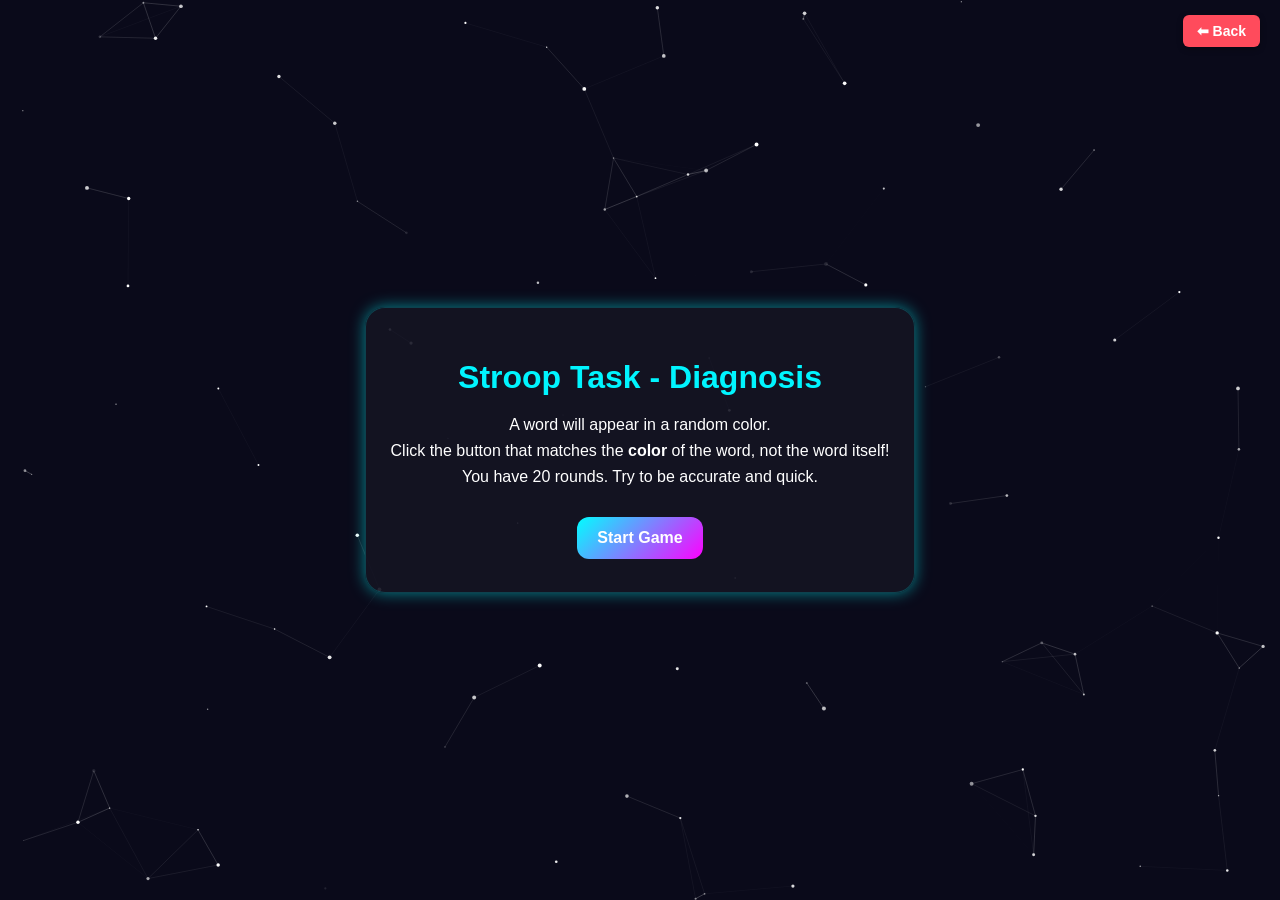
<file: frontend/diagnosis-stroop/index.html>
<!DOCTYPE html>
<html lang="en">
<head>
  <meta charset="UTF-8">
  <meta name="viewport" content="width=device-width, initial-scale=1.0">
  <title>Stroop Task Game - Diagnosis</title>
  <link rel="stylesheet" href="style.css">
</head>
<body>
  <!-- **** FIX: Back button moved outside the main container **** -->
  <button class="back-btn" onclick="window.location.href='../dashboard/index.html'">⬅ Back</button>

  <div class="container">
    <!-- Instructions -->
    <div id="instructions" class="card">
      <h2>Stroop Task - Diagnosis</h2>
      <p>
        A word will appear in a random color.  
        <br>Click the button that matches the <strong>color</strong> of the word, not the word itself!  
        <br>You have 20 rounds. Try to be accurate and quick.  
      </p>
      <button class="start-btn">Start Game</button>
    </div>

    <!-- Game Area -->
    <div id="game" class="hidden">
      <h2 id="word-display">READY?</h2>
      <div class="btn-group" id="color-options"></div>
    </div>

    <!-- Results -->
    <div id="results" class="card hidden">
      <h2 id="performance-msg">Good Job!</h2>
      <p id="metrics"></p>
      <div class="modal-controls">
        <button class="start-btn" id="play-again-btn">Play Again</button>
        <a href="../dashboard/diagnosis_report.html" class="start-btn" id="view-report-btn">View Report</a>
      </div>
    </div>
  </div>

  <canvas id="bg-canvas"></canvas>
  <script src="script.js"></script>
</body>
</html>
</file>
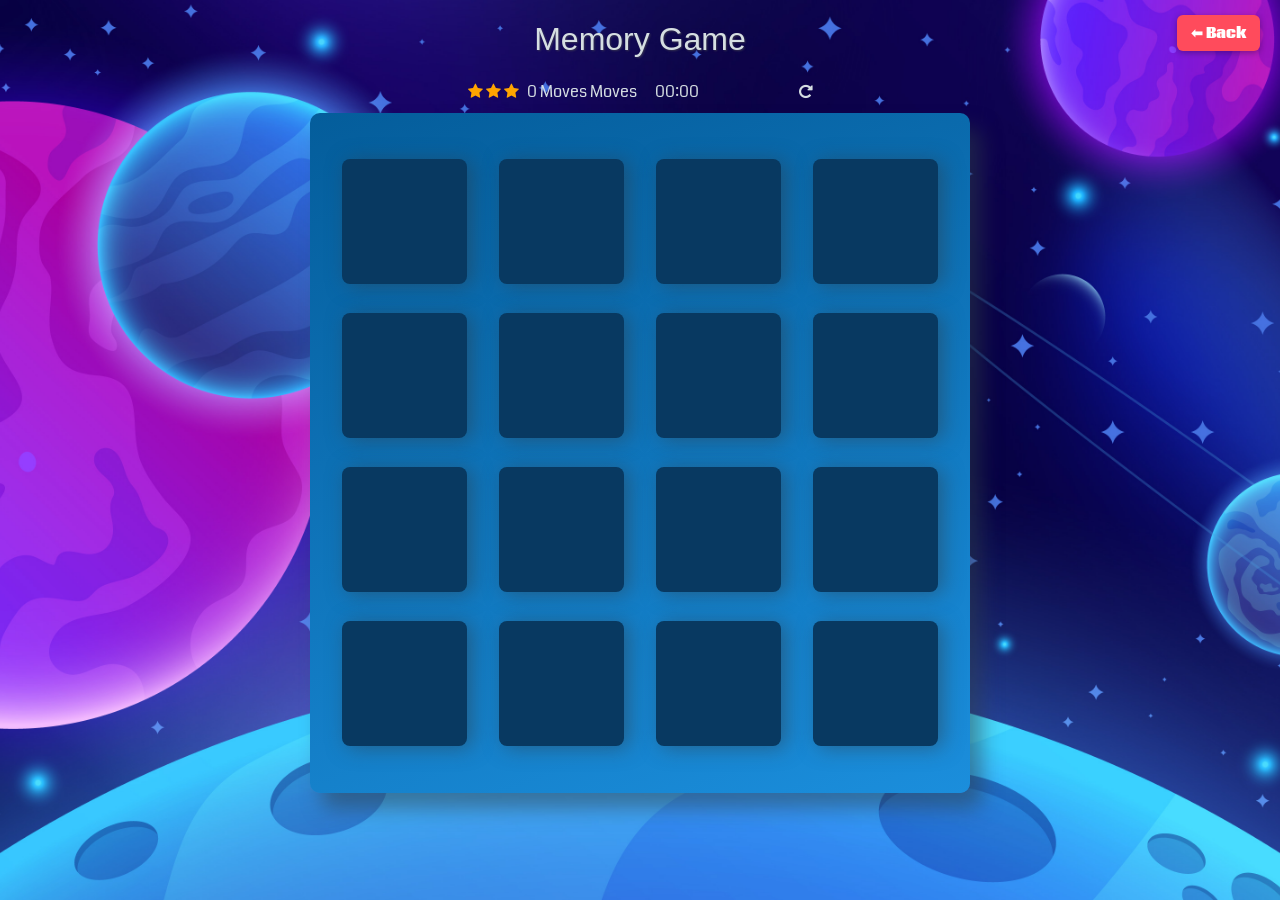
<file: frontend/memory-game-master/index.html>
<!doctype html>
<html lang="en">
<head>
    <meta charset="utf-8">
    <title>Memory Game</title>
    <meta name="description" content="">
    <link rel="stylesheet prefetch" href="https://maxcdn.bootstrapcdn.com/font-awesome/4.6.1/css/font-awesome.min.css">
    <link rel="stylesheet prefetch" href="https://fonts.googleapis.com/css?family=Coda">
    <link rel="stylesheet" href="css/app.css">
</head>
<body>
    <a href="../dashboard/index.html" class="back-btn">⬅ Back</a>

    <div class="container">
        <header>
            <h1>Memory Game</h1>
        </header>

        <section class="score-panel">
            <ul class="stars">
                <li><i class="fa fa-star"></i></li>
                <li><i class="fa fa-star"></i></li>
                <li><i class="fa fa-star"></i></li>
            </ul>
            <span class="moves">0</span> Moves
            <div class="timer">
                <span class="min">00</span>:<span class="sec">00</span>
            </div>
            <div class="restart">
                <i class="fa fa-repeat"></i>
            </div>
        </section>

        <ul class="deck"></ul>

        <section class="final-score modal">
            <span class="controls">
                <span class="play-again">Play again</span>
                <i class="fa fa-times close"></i>
            </span>
            <h1>Score</h1>
            <p class="comment"></p>
            <ul class="modal-stars">
                <li><i class="fa fa-star"></i></li>
                <li><i class="fa fa-star"></i></li>
                <li><i class="fa fa-star"></i></li>
            </ul>
            <p>You matched all cards in <span id="total-time">0</span>.</p>

            <div class="metrics">
                <hr>
                <p><strong>Reaction Time</strong> &nbsp; <span id="metric-reaction">0.00 sec avg</span></p>
                <p><strong>Error Rate</strong> &nbsp; <span id="metric-error">0.0%</span></p>
                <p><strong>Focus Score</strong> &nbsp; <span id="metric-focus">0.0%</span></p>
                <p><strong>Accuracy</strong> &nbsp; <span id="metric-accuracy">0.0%</span></p>
                <p><strong>Total Time</strong> &nbsp; <span id="metric-total">0:00</span></p>
            </div>
            
            <!-- **** UPDATED BUTTON **** -->
            <div class="modal-actions">
                <button class="view-report-btn" id="next-game-btn">Next Game</button>
            </div>
            <!-- ======================== -->

        </section>
        <div class="backdrop"></div>
    </div>
    <script src="js/app.js"></script>
</body>
</html>
</file>
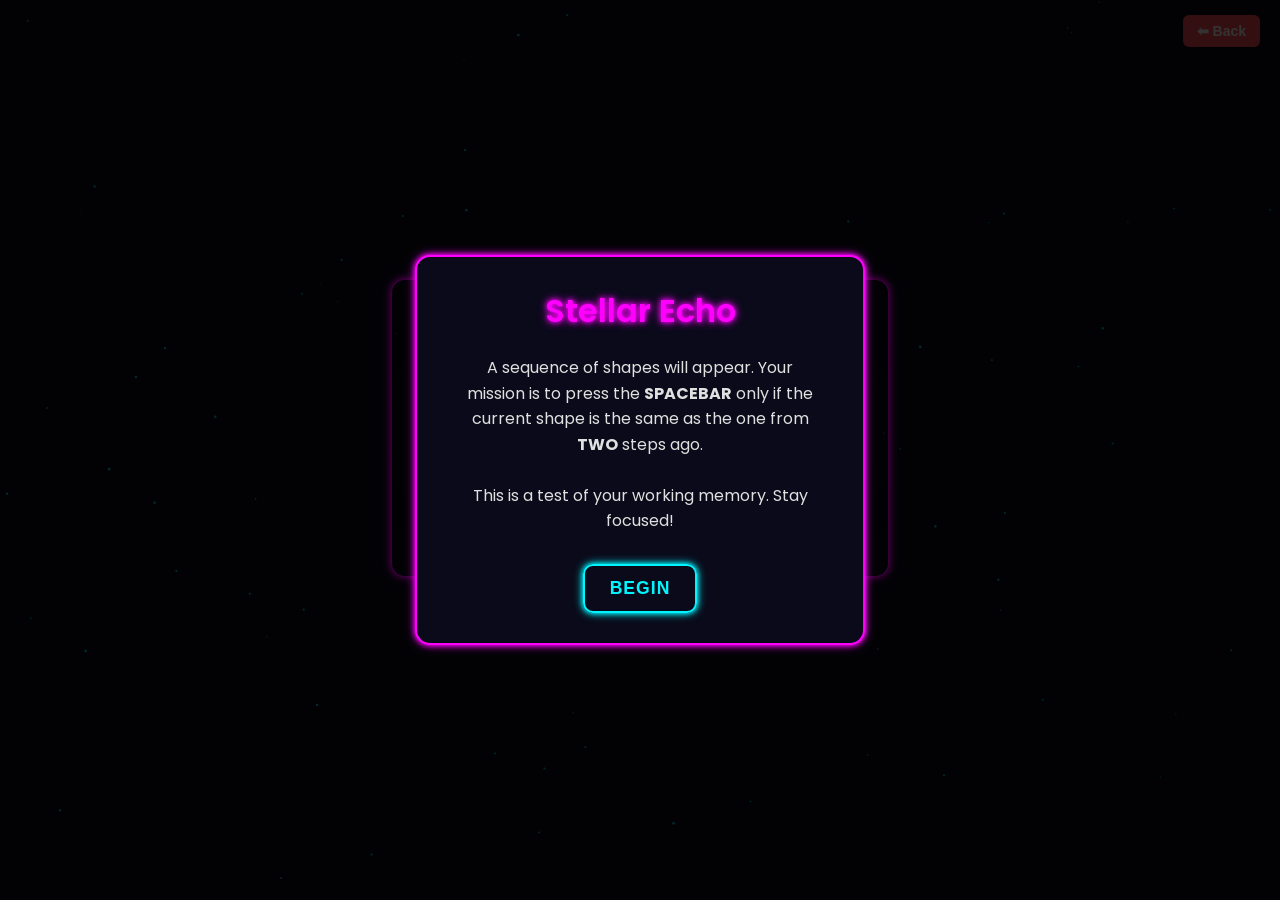
<file: frontend/n-back/index.html>
<!DOCTYPE html>
<html lang="en">
<head>
    <meta charset="UTF-8">
    <meta name="viewport" content="width=device-width, initial-scale=1.0">
    <title>Stellar Echo - N-Back Trainer</title>
    <link rel="stylesheet" href="style.css">
    <link href="https://fonts.googleapis.com/css2?family=Poppins:wght@300;400;600&display=swap" rel="stylesheet">
</head>
<body>
    <!-- Animated background -->
    <canvas id="bg-canvas"></canvas>

    <!-- Back button -->
    <button class="back-btn" onclick="window.location.href='../dashboard/index.html'">⬅ Back</button>

    <!-- Main Game Container -->
    <div class="game-wrapper">
        <div id="game-hud" class="hidden">
            <p id="trial-counter">Trial: 1 / 25</p>
            <div id="feedback-indicator"></div>
        </div>
        <div id="game-area">
            <!-- Shape will appear here -->
            <div id="shape-container"></div>
        </div>
        <div class="controls-info">
            <p>Press the <strong>SPACEBAR</strong> for a match</p>
        </div>
    </div>

    <!-- Instructions Modal -->
    <div class="modal-backdrop" id="instructions-modal">
        <div class="modal-content">
            <h2>Stellar Echo</h2>
            <p class="instructions-text">
                A sequence of shapes will appear. Your mission is to press the <strong>SPACEBAR</strong> only if the current shape is the same as the one from <strong>TWO</strong> steps ago.
                <br><br>
                This is a test of your working memory. Stay focused!
            </p>
            <button class="modal-btn" id="start-btn">Begin</button>
        </div>
    </div>

    <!-- Results Modal -->
    <div class="modal-backdrop hidden" id="results-modal">
        <div class="modal-content">
            <h2 id="performance-msg">Session Complete!</h2>
            <div class="metrics-grid">
                <div class="metric-item">
                    <span class="metric-label">Avg. Reaction Time:</span>
                    <span class="metric-value" id="metric-reaction">0.00s</span>
                </div>
                <div class="metric-item">
                    <span class="metric-label">Overall Error Rate:</span>
                    <span class="metric-value" id="metric-error">0%</span>
                </div>
                 <div class="metric-item">
                    <span class="metric-label">Attention Accuracy:</span>
                    <span class="metric-value" id="metric-accuracy">0%</span>
                </div>
                <div class="metric-item">
                    <span class="metric-label">Impulse Control:</span>
                    <span class="metric-value" id="metric-impulse">0%</span>
                </div>
                 <div class="metric-item">
                    <span class="metric-label">Focus Score:</span>
                    <span class="metric-value" id="metric-focus">0%</span>
                </div>
            </div>
            <!-- Container for buttons -->
            <div class="modal-controls">
                <button class="modal-btn" id="play-again-btn">Play Again</button>
                <!-- Changed "Close" to "View Report" -->
                <a href="../dashboard/improvement_report.html" class="modal-btn" id="view-report-btn">View Report</a>
            </div>
        </div>
    </div>

    <!-- Link to JavaScript file -->
    <script src="script.js"></script>
</body>
</html>
</file>
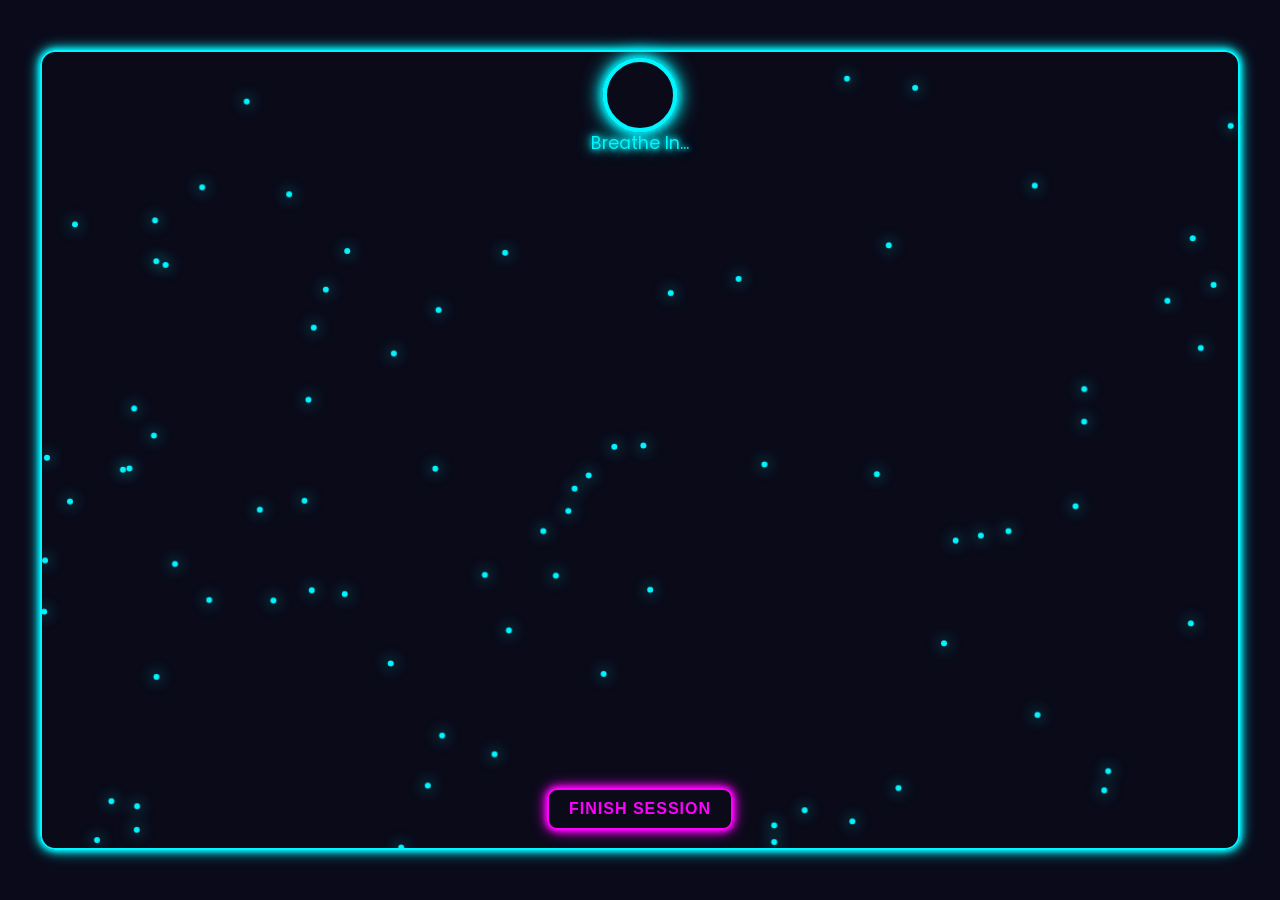
<file: frontend/relax-cosmic/index.html>
<!DOCTYPE html>
<html lang="en">
<head>
    <meta charset="UTF-8">
    <meta name="viewport" content="width=device-width, initial-scale=1.0">
    <title>Cosmic Weaver - A Calming Game</title>
    <link href="https://fonts.googleapis.com/css2?family=Poppins:wght@300;400;600&display=swap" rel="stylesheet">
    <link rel="stylesheet" href="style.css">
</head>
<body>

    <div class="game-container">
        <!-- Breathing Exercise Visual Guide -->
        <div class="breathing-guide">
            <div id="breathing-circle"></div>
            <p id="breathing-text">Breathe In...</p>
        </div>

        <!-- The main game canvas -->
        <canvas id="gameCanvas"></canvas>

        <!-- Controls -->
        <div class="controls">
            <button class="finish-btn" id="finish-btn">Finish Session</button>
        </div>
    </div>

    <!-- Results Modal -->
    <div class="modal-backdrop" id="results-modal">
        <div class="modal-content">
            <h2>Session Complete</h2>
            <div class="metrics-grid">
                <div class="metric-item">
                    <span class="metric-label">Session Duration:</span>
                    <span class="metric-value" id="metric-duration">0:00</span>
                </div>
                <div class="metric-item">
                    <span class="metric-label">Total Connections:</span>
                    <span class="metric-value" id="metric-connections">0</span>
                </div>
                <div class="metric-item">
                    <span class="metric-label">Breathing Cycles:</span>
                    <span class="metric-value" id="metric-breaths">0</span>
                </div>
                 <div class="metric-item">
                    <span class="metric-label">Pacing (sec/connection):</span>
                    <span class="metric-value" id="metric-pacing">0.0</span>
                </div>
            </div>
            <!-- New: Button container for proper layout -->
            <div class="modal-controls">
                <button class="modal-btn" id="restart-btn">Start New Session</button>
                <button class="modal-btn" id="next-game-btn">Next Game</button>
            </div>
        </div>
    </div>

    <script src="script.js"></script>
</body>
</html>
</file>
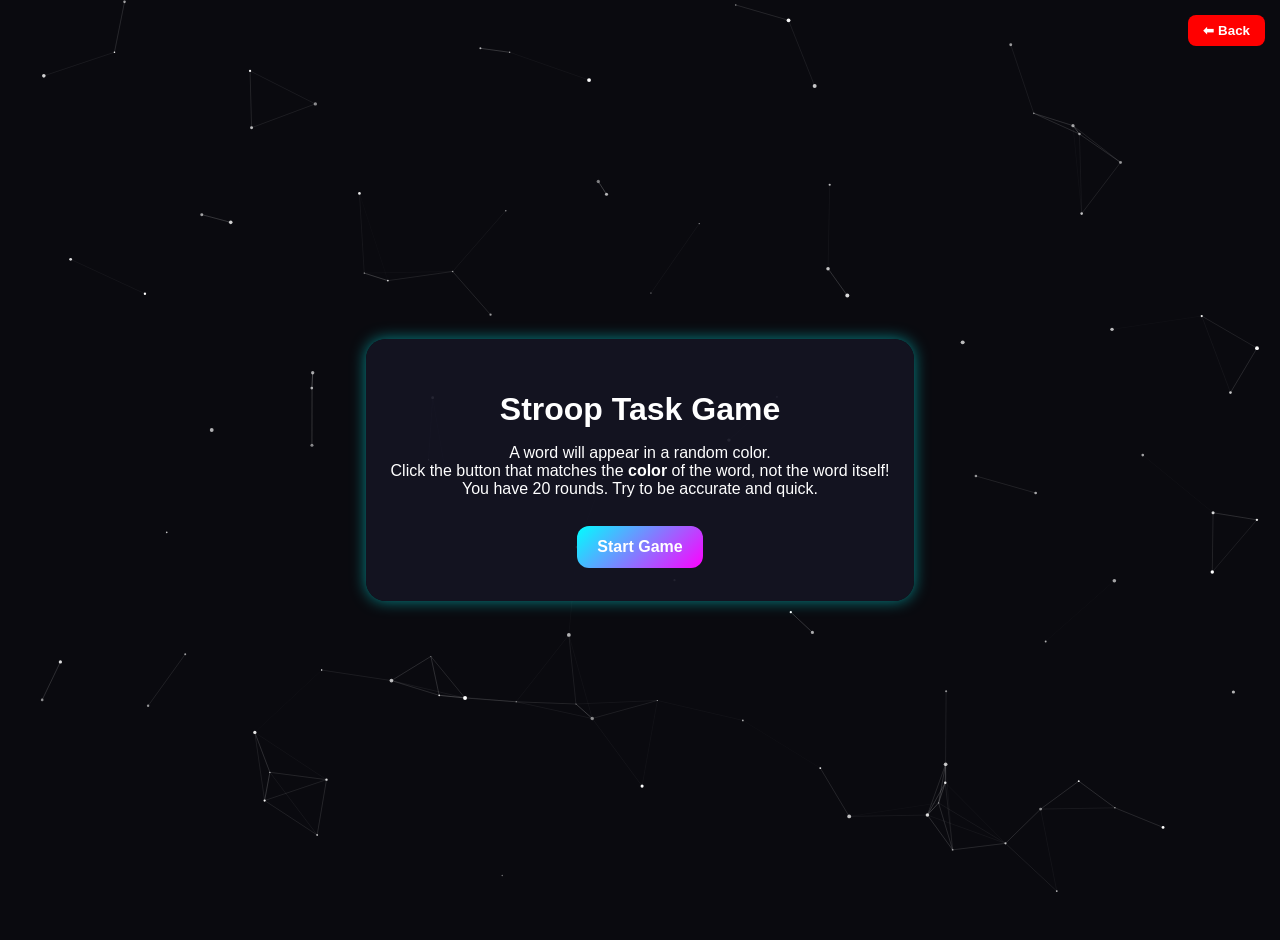
<file: frontend/stroop-game/index.html>
<!DOCTYPE html>
<html lang="en">
<head>
  <meta charset="UTF-8">
  <meta name="viewport" content="width=device-width, initial-scale=1.0">
  <title>Stroop Task Game</title>
  <link rel="stylesheet" href="style.css">
</head>
<body>
  <!-- New: Canvas for the animated background -->
  <canvas id="bg-canvas"></canvas>

  <div class="container">
    <!-- Back button (functionality unchanged) -->
    <button class="back-btn" onclick="window.location.href='../dashboard/index.html'">⬅ Back</button>

    <!-- Instructions (unchanged) -->
    <div id="instructions" class="card">
      <h2>Stroop Task Game</h2>
      <p>
        A word will appear in a random color.  
        <br>Click the button that matches the <strong>color</strong> of the word, not the word itself!  
        <br>You have 20 rounds. Try to be accurate and quick.  
      </p>
      <button class="start-btn" onclick="startGame()">Start Game</button>
    </div>

    <!-- Game Area (unchanged) -->
    <div id="game" class="hidden">
      <h2 id="word-display">READY?</h2>
      <div class="btn-group" id="color-options"></div>
    </div>

    <!-- Results (unchanged) -->
    <div id="results" class="card hidden">
      <h2 id="performance-msg">Good Job!</h2>
      <p id="metrics"></p>
      <button class="start-btn" onclick="startGame()">Play Again</button>
      <!-- Changed class to match "Play Again" button -->
      <button class="start-btn" onclick="goToNextGame()">Next Game</button>
    </div>
  </div>

  <script src="script.js"></script>
</body>
</html>
</file>
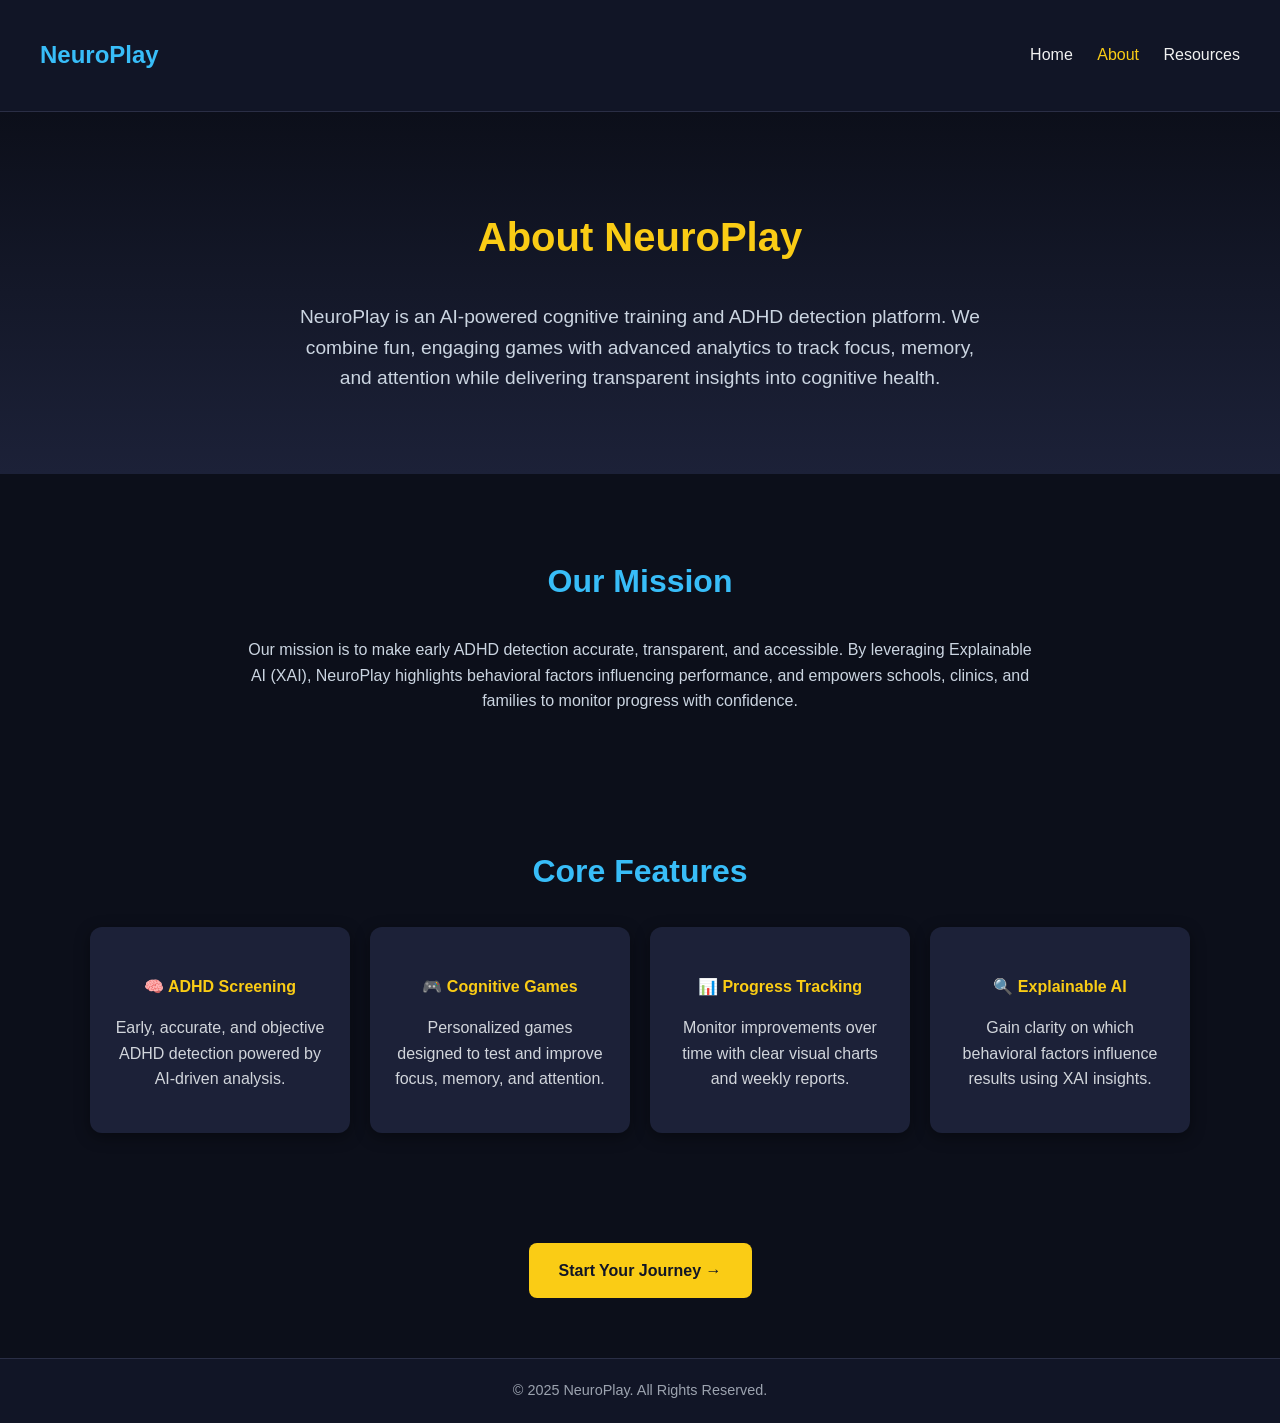
<file: frontend/dashboard/About.html>
<!DOCTYPE html>
<html lang="en">
<head>
  <meta charset="UTF-8">
  <meta name="viewport" content="width=device-width, initial-scale=1.0">
  <title>About | NeuroPlay</title>
  <style>
    body {
      margin: 0;
      font-family: "Segoe UI", Arial, sans-serif;
      background: #0c0f1a url('https://www.transparenttextures.com/patterns/stardust.png');
      color: #f1f1f1;
      line-height: 1.6;
    }

    header {
      background: #111526;
      padding: 20px 40px;
      display: flex;
      justify-content: space-between;
      align-items: center;
      border-bottom: 1px solid #2a2e45;
    }
    header h1 {
      color: #38bdf8;
      font-size: 1.5rem;
    }
    nav a {
      margin-left: 20px;
      text-decoration: none;
      color: #f1f1f1;
      transition: color 0.3s;
    }
    nav a:hover {
      color: #facc15;
    }

    .hero {
      text-align: center;
      padding: 60px 20px;
      background: linear-gradient(180deg, #0c0f1a, #1c2138);
    }
    .hero h2 {
      font-size: 2.5rem;
      color: #facc15;
    }
    .hero p {
      max-width: 700px;
      margin: 20px auto;
      font-size: 1.2rem;
      color: #cbd5e1;
    }

    .section {
      padding: 50px 20px;
      max-width: 1100px;
      margin: auto;
    }
    .section h3 {
      text-align: center;
      margin-bottom: 30px;
      font-size: 2rem;
      color: #38bdf8;
    }

    .features {
      display: grid;
      grid-template-columns: repeat(auto-fit, minmax(250px, 1fr));
      gap: 20px;
    }
    .card {
      background: #1c2138;
      border-radius: 12px;
      padding: 25px;
      text-align: center;
      box-shadow: 0 4px 15px rgba(0,0,0,0.4);
      transition: transform 0.3s;
    }
    .card:hover {
      transform: translateY(-5px);
    }
    .card h4 {
      color: #facc15;
      margin-bottom: 10px;
    }
    .card p {
      color: #d1d5db;
    }

    .cta {
      text-align: center;
      margin: 60px 0;
    }
    .cta a {
      display: inline-block;
      padding: 15px 30px;
      background: #facc15;
      color: #111526;
      font-weight: bold;
      border-radius: 8px;
      text-decoration: none;
      transition: background 0.3s;
    }
    .cta a:hover {
      background: #eab308;
    }

    footer {
      background: #111526;
      text-align: center;
      padding: 20px;
      font-size: 0.9rem;
      border-top: 1px solid #2a2e45;
      color: #9ca3af;
    }
  </style>
</head>
<body>

  <header>
    <h1>NeuroPlay</h1>
    <nav>
      <a href="index.html">Home</a>
      <a href="about.html" style="color:#facc15;">About</a>
      <a href="resources.html">Resources</a>
    </nav>
  </header>

  <section class="hero">
    <h2>About NeuroPlay</h2>
    <p>NeuroPlay is an AI-powered cognitive training and ADHD detection platform. 
       We combine fun, engaging games with advanced analytics to track focus, 
       memory, and attention while delivering transparent insights into cognitive health.</p>
  </section>

  <section class="section">
    <h3>Our Mission</h3>
    <p style="text-align:center; max-width:800px; margin:auto; color:#cbd5e1;">
      Our mission is to make early ADHD detection accurate, transparent, and accessible. 
      By leveraging Explainable AI (XAI), NeuroPlay highlights behavioral factors influencing performance, 
      and empowers schools, clinics, and families to monitor progress with confidence.
    </p>
  </section>

  <section class="section">
    <h3>Core Features</h3>
    <div class="features">
      <div class="card">
        <h4>🧠 ADHD Screening</h4>
        <p>Early, accurate, and objective ADHD detection powered by AI-driven analysis.</p>
      </div>
      <div class="card">
        <h4>🎮 Cognitive Games</h4>
        <p>Personalized games designed to test and improve focus, memory, and attention.</p>
      </div>
      <div class="card">
        <h4>📊 Progress Tracking</h4>
        <p>Monitor improvements over time with clear visual charts and weekly reports.</p>
      </div>
      <div class="card">
        <h4>🔍 Explainable AI</h4>
        <p>Gain clarity on which behavioral factors influence results using XAI insights.</p>
      </div>
    </div>
  </section>

  <div class="cta">
    <a href="../dashboard/index.html">Start Your Journey →</a>
  </div>

  <footer>
    © 2025 NeuroPlay. All Rights Reserved.
  </footer>

</body>
</html>
</file>
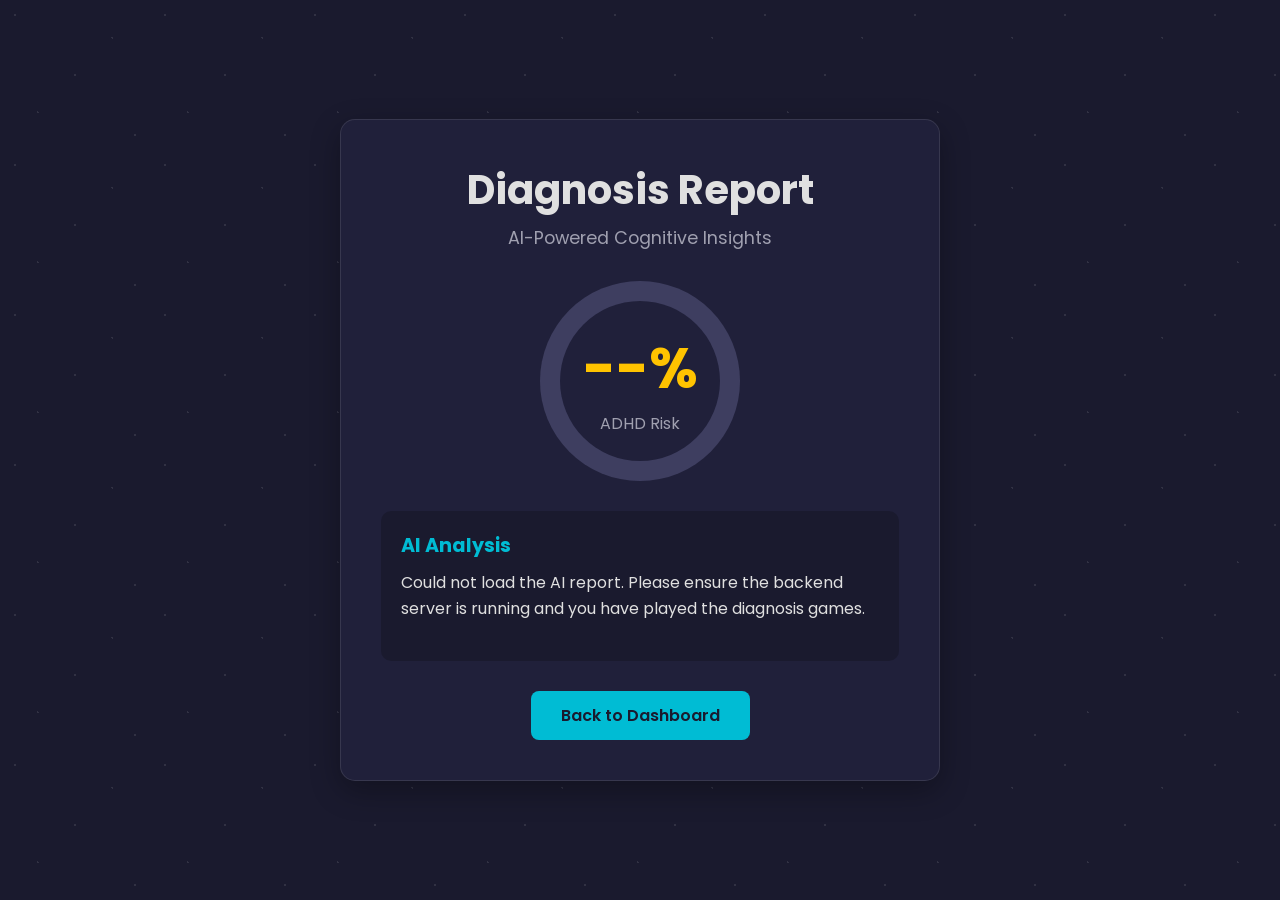
<file: frontend/dashboard/diagnosis_report.html>
<!DOCTYPE html>
<html lang="en">
<head>
    <meta charset="UTF-8">
    <meta name="viewport" content="width=device-width, initial-scale=1.0">
    <title>Diagnosis Report - NeuroPlay</title>
    <link href="https://fonts.googleapis.com/css2?family=Poppins:wght@300;400;600;700&display=swap" rel="stylesheet">
    <style>
        :root {
            --bg-dark: #1a1a2e;
            --bg-panel: #20203a;
            --accent-yellow: #ffc300;
            --accent-blue: #00bcd4;
            --text-light: #e0e0e0;
            --text-muted: #a0a0b0;
            --impact-high: #e74c3c;
            --impact-medium: #f39c12;
            --star-color: rgba(255, 255, 255, 0.1);
        }
        * { box-sizing: border-box; margin: 0; padding: 0; }
        body {
            font-family: 'Poppins', sans-serif;
            background-color: var(--bg-dark);
            background-image: 
                radial-gradient(circle at 10% 10%, var(--star-color) 1px, transparent 1px),
                radial-gradient(circle at 50% 50%, var(--star-color) 1px, transparent 1px),
                radial-gradient(circle at 90% 90%, var(--star-color) 1px, transparent 1px),
                radial-gradient(circle at 25% 75%, var(--star-color) 1px, transparent 1px),
                radial-gradient(circle at 75% 25%, var(--star-color) 1px, transparent 1px);
            background-size: 150px 150px;
            color: var(--text-light);
            display: flex;
            justify-content: center;
            align-items: center;
            min-height: 100vh;
            padding: 20px;
        }
        .report-container {
            background-color: var(--bg-panel);
            border-radius: 15px;
            padding: 40px;
            width: 100%;
            max-width: 600px;
            box-shadow: 0 10px 30px rgba(0, 0, 0, 0.3);
            border: 1px solid rgba(255, 255, 255, 0.1);
            text-align: center;
            animation: fadeIn 0.6s ease-out;
        }
        @keyframes fadeIn {
            from { opacity: 0; transform: translateY(20px); }
            to { opacity: 1; transform: translateY(0); }
        }
        .report-header h1 { font-size: 2.5rem; font-weight: 700; color: var(--text-light); margin-bottom: 5px; }
        .report-header p { font-size: 1.1rem; color: var(--text-muted); margin-bottom: 30px; }
        .report-circle { width: 200px; height: 200px; margin: 0 auto 30px; border-radius: 50%; display: flex; justify-content: center; align-items: center; background: conic-gradient(var(--accent-yellow) 0%, #3e3e60 0%); position: relative; }
        .circle-inner { width: 160px; height: 160px; background-color: var(--bg-panel); border-radius: 50%; display: flex; justify-content: center; align-items: center; flex-direction: column; }
        #risk-percentage { font-size: 3.5rem; font-weight: 700; color: var(--accent-yellow); }
        .circle-inner span:last-child { font-size: 1rem; color: var(--text-muted); }
        .explanation-panel { background-color: rgba(0, 0, 0, 0.2); padding: 20px; border-radius: 10px; margin-bottom: 30px; }
        .explanation-panel h2 { font-size: 1.2rem; color: var(--accent-blue); margin-bottom: 10px; text-align: left; }
        #explanation-text { color: var(--text-light); font-size: 1rem; line-height: 1.6; text-align: left; }
        #key-factors-list { list-style: none; padding: 0; margin-top: 20px; }
        #key-factors-list li { background-color: rgba(0, 0, 0, 0.2); padding: 15px; border-radius: 8px; display: flex; justify-content: space-between; align-items: center; margin-bottom: 10px; font-size: 0.9rem; }
        .factor-metric { font-weight: 600; }
        .factor-impact { padding: 5px 10px; border-radius: 5px; font-weight: 700; font-size: 0.8rem; color: #fff; }
        .factor-impact.High { background-color: var(--impact-high); }
        .factor-impact.Medium { background-color: var(--impact-medium); }
        .dashboard-btn { display: inline-block; background-color: var(--accent-blue); color: var(--bg-dark); padding: 12px 30px; border-radius: 8px; text-decoration: none; font-weight: 600; font-size: 1rem; transition: transform 0.2s, background-color 0.2s; }
        .dashboard-btn:hover { transform: scale(1.05); background-color: #33e5ff; }
    </style>
</head>
<body>
    <div class="report-container">
        <header class="report-header">
            <h1>Diagnosis Report</h1>
            <p>AI-Powered Cognitive Insights</p>
        </header>

        <div id="report-circle" class="report-circle">
            <div class="circle-inner">
                <span id="risk-percentage">--%</span>
                <span>ADHD Risk</span>
            </div>
        </div>

        <div class="explanation-panel">
            <h2>AI Analysis</h2>
            <p id="explanation-text">Fetching your results from the AI model...</p>
            <ul id="key-factors-list">
                <!-- Key factors will be generated here by JS -->
            </ul>
        </div>
        
        <a href="index.html" class="dashboard-btn">Back to Dashboard</a>
    </div>

    <script>
        document.addEventListener('DOMContentLoaded', () => {
            
            // This function fetches the live data from our backend
            async function fetchDiagnosisReport() {
                const userId = "test_user_01"; // Our hard-coded user
                // Construct the full API URL
                const apiUrl = `http://127.0.0.1:8000/get_report/${userId}?report_type=diagnosis`;

                try {
                    const response = await fetch(apiUrl);
                    if (!response.ok) {
                        throw new Error(`HTTP error! status: ${response.status}`);
                    }
                    const data = await response.json();
                    
                    // Once we get the data, update the page
                    updatePage(data);

                } catch (error) {
                    console.error("Failed to fetch diagnosis report:", error);
                    // Display an error message on the page
                    document.getElementById('explanation-text').textContent = "Could not load the AI report. Please ensure the backend server is running and you have played the diagnosis games.";
                }
            }

            // This function populates the page with the data received from the API.
            function updatePage(data) {
                const percentage = Math.round(data.adhd_risk_percent);
                
                // Update Circular Graph
                const circle = document.getElementById('report-circle');
                const percentageText = document.getElementById('risk-percentage');
                
                percentageText.textContent = `${percentage}%`;
                circle.style.background = `conic-gradient(var(--accent-yellow) ${percentage}%, #3e3e60 ${percentage}%)`;
                
                // Update Explanation Text
                document.getElementById('explanation-text').textContent = data.explanation;

                // Update Key Factors List
                const factorsList = document.getElementById('key-factors-list');
                factorsList.innerHTML = ''; 

                if (data.key_factors && data.key_factors.length > 0) {
                    data.key_factors.forEach(factor => {
                        const li = document.createElement('li');
                        li.innerHTML = `
                            <span class="factor-metric">${factor.metric}</span>
                            <span class="factor-impact ${factor.impact}">${factor.impact}</span>
                        `;
                        factorsList.appendChild(li);
                    });
                }
            }

            // Call the fetch function when the page loads
            fetchDiagnosisReport();
        });
    </script>
</body>
</html>
</file>
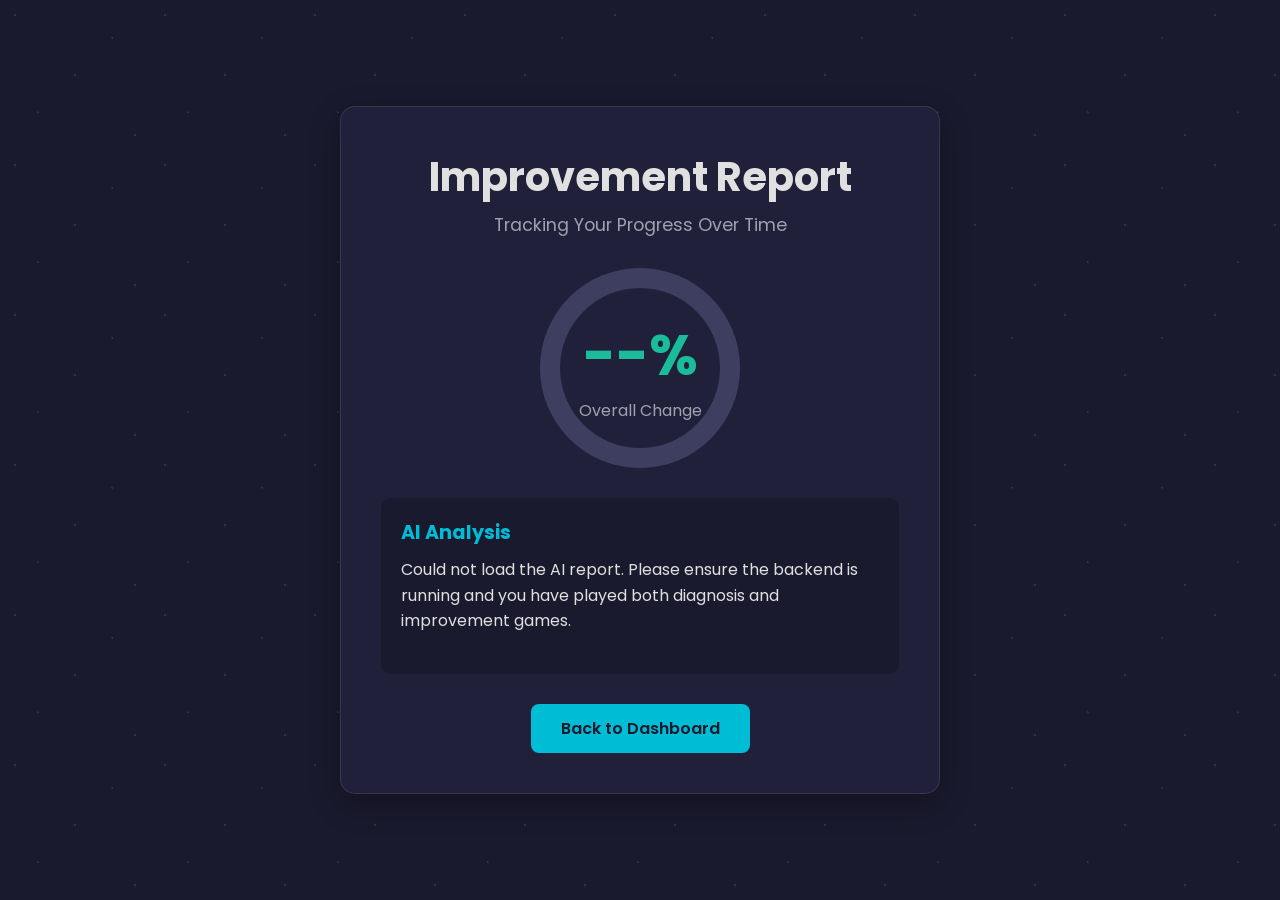
<file: frontend/dashboard/improvement_report.html>
<!DOCTYPE html>
<html lang="en">
<head>
    <meta charset="UTF-8">
    <meta name="viewport" content="width=device-width, initial-scale=1.0">
    <title>Improvement Report - NeuroPlay</title>
    <link href="https://fonts.googleapis.com/css2?family=Poppins:wght@300;400;600;700&display=swap" rel="stylesheet">
    <style>
        :root {
            --bg-dark: #1a1a2e;
            --bg-panel: #20203a;
            --accent-green: #1abc9c; /* Improvement color */
            --accent-blue: #00bcd4;
            --text-light: #e0e0e0;
            --text-muted: #a0a0b0;
            --change-positive: #4caf50;
            --change-negative: #e74c3c;
            --star-color: rgba(255, 255, 255, 0.1);
        }
        * { box-sizing: border-box; margin: 0; padding: 0; }
        body {
            font-family: 'Poppins', sans-serif;
            background-color: var(--bg-dark);
            background-image: 
                radial-gradient(circle at 10% 10%, var(--star-color) 1px, transparent 1px),
                radial-gradient(circle at 50% 50%, var(--star-color) 1px, transparent 1px),
                radial-gradient(circle at 90% 90%, var(--star-color) 1px, transparent 1px),
                radial-gradient(circle at 25% 75%, var(--star-color) 1px, transparent 1px),
                radial-gradient(circle at 75% 25%, var(--star-color) 1px, transparent 1px);
            background-size: 150px 150px;
            color: var(--text-light);
            display: flex;
            justify-content: center;
            align-items: center;
            min-height: 100vh;
            padding: 20px;
        }
        .report-container {
            background-color: var(--bg-panel);
            border-radius: 15px;
            padding: 40px;
            width: 100%;
            max-width: 600px;
            box-shadow: 0 10px 30px rgba(0, 0, 0, 0.3);
            border: 1px solid rgba(255, 255, 255, 0.1);
            text-align: center;
            animation: fadeIn 0.6s ease-out;
        }
        @keyframes fadeIn {
            from { opacity: 0; transform: translateY(20px); }
            to { opacity: 1; transform: translateY(0); }
        }
        .report-header h1 { font-size: 2.5rem; font-weight: 700; color: var(--text-light); margin-bottom: 5px; }
        .report-header p { font-size: 1.1rem; color: var(--text-muted); margin-bottom: 30px; }
        .report-circle { width: 200px; height: 200px; margin: 0 auto 30px; border-radius: 50%; display: flex; justify-content: center; align-items: center; background: conic-gradient(var(--accent-green) 0%, #3e3e60 0%); position: relative; }
        .circle-inner { width: 160px; height: 160px; background-color: var(--bg-panel); border-radius: 50%; display: flex; justify-content: center; align-items: center; flex-direction: column; }
        #improvement-percentage { font-size: 3.5rem; font-weight: 700; color: var(--accent-green); }
        .circle-inner span:last-child { font-size: 1rem; color: var(--text-muted); }
        .explanation-panel { background-color: rgba(0, 0, 0, 0.2); padding: 20px; border-radius: 10px; margin-bottom: 30px; }
        .explanation-panel h2 { font-size: 1.2rem; color: var(--accent-blue); margin-bottom: 10px; text-align: left; }
        #explanation-text { color: var(--text-light); font-size: 1rem; line-height: 1.6; text-align: left; }
        #key-factors-list { list-style: none; padding: 0; margin-top: 20px; }
        #key-factors-list li { background-color: rgba(0, 0, 0, 0.2); padding: 15px; border-radius: 8px; display: flex; justify-content: space-between; align-items: center; margin-bottom: 10px; font-size: 0.9rem; }
        .factor-metric { font-weight: 600; }
        .factor-change { padding: 5px 10px; border-radius: 5px; font-weight: 700; font-size: 0.8rem; color: #fff; }
        .factor-change.positive { background-color: var(--change-positive); }
        .factor-change.negative { background-color: var(--change-negative); }
        .dashboard-btn { display: inline-block; background-color: var(--accent-blue); color: var(--bg-dark); padding: 12px 30px; border-radius: 8px; text-decoration: none; font-weight: 600; font-size: 1rem; transition: transform 0.2s, background-color 0.2s; }
        .dashboard-btn:hover { transform: scale(1.05); background-color: #33e5ff; }

    </style>
</head>
<body>
    <div class="report-container">
        <header class="report-header">
            <h1>Improvement Report</h1>
            <p>Tracking Your Progress Over Time</p>
        </header>

        <div id="report-circle" class="report-circle">
            <div class="circle-inner">
                <span id="improvement-percentage">--%</span>
                <span>Overall Change</span>
            </div>
        </div>

        <div class="explanation-panel">
            <h2>AI Analysis</h2>
            <p id="explanation-text">Fetching your results from the AI model...</p>
            <ul id="key-factors-list">
                <!-- Key factors will be generated here by JS -->
            </ul>
        </div>
        
        <a href="index.html" class="dashboard-btn">Back to Dashboard</a>
    </div>

    <script>
        document.addEventListener('DOMContentLoaded', () => {

            // This function fetches the live data from our backend
            async function fetchImprovementReport() {
                const userId = "test_user_01"; // Our hard-coded user
                // Construct the full API URL for an improvement report
                const apiUrl = `http://127.0.0.1:8000/get_report/${userId}?report_type=improvement`;

                try {
                    const response = await fetch(apiUrl);
                    if (!response.ok) {
                        throw new Error(`HTTP error! status: ${response.status}`);
                    }
                    const data = await response.json();
                    
                    // Once we get the data, update the page
                    updatePage(data);

                } catch (error) {
                    console.error("Failed to fetch improvement report:", error);
                    document.getElementById('explanation-text').textContent = "Could not load the AI report. Please ensure the backend is running and you have played both diagnosis and improvement games.";
                }
            }

            // This function populates the page with the data received from the API.
            function updatePage(data) {
                const percentage = Math.round(data.overall_improvement_percent);
                const sign = data.overall_improvement_percent >= 0 ? '+' : '';
                
                // Update Circular Graph
                const circle = document.getElementById('report-circle');
                const percentageText = document.getElementById('improvement-percentage');
                
                percentageText.textContent = `${sign}${percentage}%`;
                const fillPercentage = Math.abs(percentage);
                circle.style.background = `conic-gradient(var(--accent-green) ${fillPercentage}%, #3e3e60 ${fillPercentage}%)`;
                
                // Update Explanation Text
                document.getElementById('explanation-text').textContent = data.explanation;

                // Update Key Factors List
                const factorsList = document.getElementById('key-factors-list');
                factorsList.innerHTML = ''; 

                if (data.key_factors && data.key_factors.length > 0) {
                    data.key_factors.forEach(factor => {
                        const li = document.createElement('li');
                        const isPositive = factor.change.startsWith('+');
                        li.innerHTML = `
                            <span class="factor-metric">${factor.metric}</span>
                            <span class="factor-change ${isPositive ? 'positive' : 'negative'}">${factor.change}</span>
                        `;
                        factorsList.appendChild(li);
                    });
                }
            }

            // Call the fetch function when the page loads
            fetchImprovementReport();
        });
    </script>
</body>
</html>
</file>
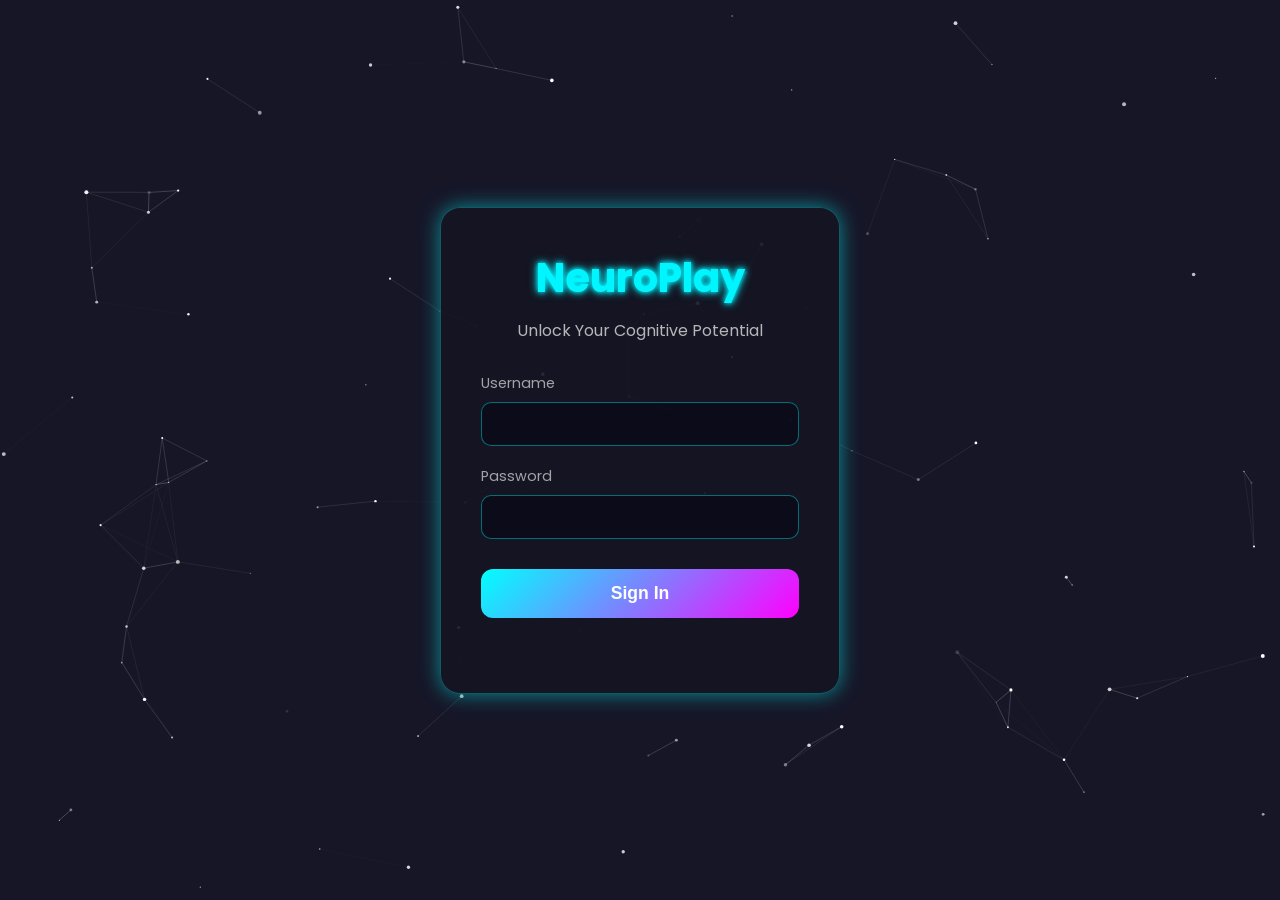
<file: frontend/dashboard/signin.html>
<!DOCTYPE html>
<html lang="en">
<head>
    <meta charset="UTF-8">
    <meta name="viewport" content="width=device-width, initial-scale=1.0">
    <title>Sign In - NeuroPlay</title>
    <link href="https://fonts.googleapis.com/css2?family=Poppins:wght@300;400;600&display=swap" rel="stylesheet">
    <style>
        :root {
            --bg-color: #161627;
            --primary-neon: #00f5ff;
            --secondary-neon: #ff00ff;
            --error-neon: #ff4444;
            --text-color: #e0e0e0;
            --glow-primary: 0 0 5px var(--primary-neon), 0 0 10px var(--primary-neon);
        }

        * {
            margin: 0;
            padding: 0;
            box-sizing: border-box;
        }

        body {
            font-family: 'Poppins', sans-serif;
            background-color: var(--bg-color);
            color: var(--text-color);
            display: flex;
            justify-content: center;
            align-items: center;
            height: 100vh;
            overflow: hidden;
        }

        #bg-canvas {
            position: fixed;
            top: 0;
            left: 0;
            width: 100%;
            height: 100%;
            z-index: -1;
        }

        .signin-container {
            background: rgba(20, 20, 35, 0.9);
            padding: 40px;
            border-radius: 20px;
            box-shadow: 0 0 20px rgba(0, 255, 255, 0.5);
            border: 1px solid rgba(0, 255, 255, 0.3);
            width: 90%;
            max-width: 400px;
            text-align: center;
            z-index: 10;
            animation: fadeIn 0.5s ease-in-out;
        }
        
        @keyframes fadeIn {
            from { opacity: 0; transform: scale(0.95); }
            to { opacity: 1; transform: scale(1); }
        }

        .logo {
            font-size: 2.5rem;
            font-weight: bold;
            color: var(--primary-neon);
            text-shadow: var(--glow-primary);
            margin-bottom: 10px;
        }

        .tagline {
            font-size: 1rem;
            color: var(--text-color);
            margin-bottom: 30px;
            opacity: 0.8;
        }

        .input-group {
            margin-bottom: 20px;
            text-align: left;
        }

        .input-group label {
            display: block;
            margin-bottom: 8px;
            font-size: 0.9rem;
            color: var(--text-color);
            opacity: 0.7;
        }

        .input-group input {
            width: 100%;
            padding: 12px 15px;
            border-radius: 10px;
            border: 1px solid rgba(0, 255, 255, 0.4);
            background-color: rgba(10, 10, 26, 0.8);
            color: var(--text-color);
            font-size: 1rem;
            transition: box-shadow 0.3s ease;
        }

        .input-group input:focus {
            outline: none;
            box-shadow: 0 0 10px rgba(0, 255, 255, 0.7);
        }

        .signin-btn {
            background: linear-gradient(135deg, #00ffff, #ff00ff);
            border: none;
            padding: 14px 20px;
            width: 100%;
            border-radius: 12px;
            cursor: pointer;
            color: #fff;
            font-weight: bold;
            font-size: 1.1rem;
            transition: all 0.2s ease-in-out;
            margin-top: 10px;
        }

        .signin-btn:hover {
            box-shadow: 0 0 15px #ff00ff, 0 0 30px #00ffff;
            transform: scale(1.02);
        }
        
        #error-message {
            color: var(--error-neon);
            margin-top: 15px;
            height: 20px;
            font-size: 0.9rem;
            visibility: hidden;
        }

    </style>
</head>
<body>
    <canvas id="bg-canvas"></canvas>
    <div class="signin-container">
        <div class="logo">NeuroPlay</div>
        <p class="tagline">Unlock Your Cognitive Potential</p>
        
        <form id="signin-form">
            <div class="input-group">
                <label for="username">Username</label>
                <input type="text" id="username" name="username" required>
            </div>
            <div class="input-group">
                <label for="password">Password</label>
                <input type="password" id="password" name="password" required>
            </div>
            <button type="submit" class="signin-btn">Sign In</button>
        </form>
        
        <p id="error-message">Invalid credentials. Please try again.</p>
    </div>

    <script>
        // --- ANIMATED BACKGROUND LOGIC ---
        const bgCanvas = document.getElementById('bg-canvas');
        const ctx = bgCanvas.getContext('2d');

        let stars = [];
        const numStars = 100;
        const connectionDistance = 100;

        function setCanvasSize() {
            bgCanvas.width = window.innerWidth;
            bgCanvas.height = window.innerHeight;
        }

        class Star {
            constructor() {
                this.x = Math.random() * bgCanvas.width;
                this.y = Math.random() * bgCanvas.height;
                this.radius = Math.random() * 1.5 + 0.5;
                this.alpha = Math.random() * 0.5 + 0.5;
                this.velocity = { x: (Math.random() - 0.5) * 0.2, y: (Math.random() - 0.5) * 0.2 };
                this.twinkleSpeed = Math.random() * 0.03;
            }
            draw() {
                ctx.beginPath();
                ctx.arc(this.x, this.y, this.radius, 0, Math.PI * 2);
                ctx.fillStyle = `rgba(255, 255, 255, ${this.alpha})`;
                ctx.fill();
            }
            update() {
                this.alpha += Math.sin(Date.now() * this.twinkleSpeed) * 0.05;
                if (this.alpha > 1) this.alpha = 1;
                if (this.alpha < 0.1) this.alpha = 0.1;
                this.x += this.velocity.x;
                this.y += this.velocity.y;
                if (this.x < 0 || this.x > bgCanvas.width) this.velocity.x *= -1;
                if (this.y < 0 || this.y > bgCanvas.height) this.velocity.y *= -1;
                this.draw();
            }
        }

        function createStars() {
            stars = [];
            for (let i = 0; i < numStars; i++) { stars.push(new Star()); }
        }

        function drawConstellations() {
            for (let i = 0; i < stars.length; i++) {
                for (let j = i + 1; j < stars.length; j++) {
                    const dist = Math.hypot(stars[i].x - stars[j].x, stars[i].y - stars[j].y);
                    if (dist < connectionDistance) {
                        ctx.beginPath();
                        ctx.moveTo(stars[i].x, stars[i].y);
                        ctx.lineTo(stars[j].x, stars[j].y);
                        const opacity = 1 - (dist / connectionDistance);
                        ctx.strokeStyle = `rgba(255, 255, 255, ${opacity * 0.5})`;
                        ctx.lineWidth = 0.5;
                        ctx.stroke();
                    }
                }
            }
        }

        function animate() {
            requestAnimationFrame(animate);
            ctx.clearRect(0, 0, bgCanvas.width, bgCanvas.height);
            stars.forEach(star => star.update());
            drawConstellations();
        }

        setCanvasSize();
        createStars();
        animate();
        window.addEventListener('resize', () => { setCanvasSize(); createStars(); });

        // --- SIGN IN FORM LOGIC ---
        const form = document.getElementById('signin-form');
        const errorMessage = document.getElementById('error-message');

        form.addEventListener('submit', (event) => {
            event.preventDefault(); // Prevent the form from actually submitting

            const username = form.username.value;
            const password = form.password.value;

            // Check against our hard-coded dummy user
            if (username === 'CookiePookie' && password === '12345') {
                // On success, redirect to the main dashboard
                // IMPORTANT: Make sure your dashboard file is named 'index.html'
                // and is in the same folder or adjust the path.
                window.location.href = 'index.html'; 
            } else {
                // On failure, show the error message
                errorMessage.style.visibility = 'visible';
            }
        });
    </script>
</body>
</html>
</file>
<file: frontend/diagnosis-stroop/style.css>
body {
  margin: 0;
  font-family: 'Poppins', sans-serif;
  background-color: #0a0a1a;
  color: #fff;
  display: flex;
  justify-content: center;
  align-items: center;
  height: 100vh;
  overflow: hidden;
}

#bg-canvas {
    position: fixed;
    top: 0;
    left: 0;
    width: 100%;
    height: 100%;
    z-index: -1;
}

.container {
  text-align: center;
  max-width: 600px;
  padding: 20px;
  position: relative;
  z-index: 1;
}

.card {
  background: rgba(20, 20, 35, 0.9);
  padding: 25px;
  border-radius: 20px;
  box-shadow: 0 0 15px rgba(0,255,255,0.5);
  border: 1px solid rgba(0, 255, 255, 0.2);
}

h2 {
  font-size: 2rem;
  margin-bottom: 15px;
  color: #00f5ff;
}

p {
  font-size: 1rem;
  line-height: 1.6;
  margin-bottom: 20px;
}

.start-btn, .color-btn {
  background: linear-gradient(135deg, #00ffff, #ff00ff);
  border: none;
  padding: 12px 20px;
  margin: 8px;
  border-radius: 12px;
  cursor: pointer;
  color: #fff;
  font-weight: bold;
  font-size: 1rem;
  transition: all 0.2s ease-in-out;
  text-decoration: none; /* For the 'a' tag button */
  display: inline-block; /* For the 'a' tag button */
}

.start-btn:hover, .color-btn:hover {
  box-shadow: 0 0 15px #ff00ff, 0 0 30px #00ffff;
  transform: scale(1.05);
}

/* **** UPDATED BACK BUTTON STYLE **** */
.back-btn {
  position: absolute; /* Now positioned relative to the body */
  top: 15px;
  right: 20px;
  background-color: #ff4b5c;
  color: white;
  padding: 8px 14px;
  border-radius: 6px;
  font-size: 14px;
  font-weight: bold;
  text-decoration: none;
  border: none;
  box-shadow: 0 2px 6px rgba(0, 0, 0, 0.3);
  transition: background-color 0.2s ease, transform 0.2s ease;
  z-index: 1000;
  cursor: pointer;
}

.back-btn:hover {
  background-color: #ff1e3c;
  transform: scale(1.05);
}

#word-display {
  font-size: 3rem;
  font-weight: bold;
  margin: 30px 0;
  text-shadow: 0 0 10px, 0 0 20px, 0 0 30px;
}

.btn-group {
  display: flex;
  flex-wrap: wrap;
  justify-content: center;
}

.modal-controls {
    display: flex;
    justify-content: center;
    gap: 15px;
    margin-top: 10px;
}

.hidden {
  display: none;
}
</file>
<file: frontend/memory-game-master/css/app.css>
html {
    box-sizing: border-box;
}

*,
*::before,
*::after {
    box-sizing: inherit;
}

html,
body {
    width: 100%;
    height: 100%;
    margin: 0;
    padding: 0;
}

body {
    background: #d5dee2 url('../img/bg.jpg') bottom;
    background-size: cover;
    font-family: 'Coda', cursive;
}


.back-btn {
    position: absolute;
    top: 15px;
    right: 20px;
    background-color: #ff4b5c;
    color: white;
    padding: 8px 14px;
    border-radius: 6px;
    font-size: 14px;
    font-weight: bold;
    text-decoration: none;
    box-shadow: 0 2px 6px rgba(0, 0, 0, 0.3);
    transition: background-color 0.2s ease, transform 0.2s ease;
    z-index: 1000;
}

.back-btn:hover {
    background-color: #ff1e3c;
    transform: scale(1.05);
}



.container {
    display: flex;
    justify-content: center;
    align-items: center;
    flex-direction: column;
}

h1 {
    font-family: 'Open Sans', sans-serif;
    font-weight: 400;
    color: #d5dee2;
    text-shadow: 1px 1px 2px rgba(80, 80, 80, 0.6);
}

/*
 * Background styles for cards
 */
svg {
    display: none;
    background-color: transparent;
    fill: currentColor;
    width: 50px;
    height: 50px;
    pointer-events: none; /* Prevents clicks on the icon itself */
}

.display-icon {
    display: inline-block;
    animation: showicon 0.4s;
    animation-iteration-count: 1;
}

.fallback {
    background-size: contain;
    background-repeat: no-repeat;
    background-position: center;
    width: 60%;
    height: 60%;
}

.fallback-png-1 {
    background-image: url(../img/png/02.png);
}

.fallback-png-2 {
    background-image: url(../img/png/03.png);
}

.fallback-png-3 {
    background-image: url(../img/png/05.png);
}

.fallback-png-4 {
    background-image: url(../img/png/06.png);
}

.fallback-png-5 {
    background-image: url(../img/png/08.png);
}

.fallback-png-6 {
    background-image: url(../img/png/09.png);
}

.fallback-png-7 {
    background-image: url(../img/png/10.png);
}

.fallback-png-8 {
    background-image: url(../img/png/12.png);
}


/*
 * Styles for the deck of cards
 */

.deck {
    width: 660px;
    min-height: 680px;
    background: linear-gradient(160deg, #045d9b 0%, #1b8edc 100%);
    padding: 32px;
    border-radius: 10px;
    box-shadow: 12px 15px 20px 0 rgba(46, 61, 73, 0.5);
    display: flex;
    flex-wrap: wrap;
    justify-content: space-between;
    align-items: center;
    margin: 0 0 3em;
}

.deck .card {
    height: 125px;
    width: 125px;
    background: #083961;
    font-size: 0;
    color: #ffffff;
    border-radius: 8px;
    cursor: pointer;
    display: flex;
    justify-content: center;
    align-items: center;
    box-shadow: 5px 2px 20px 0 rgba(46, 61, 73, 0.5);
}

.deck .card.open {
    background: #1f92e7;
    cursor: default;
    animation: flip 0.4s;
    animation-iteration-count: 1;
}

.deck .card.show {
    font-size: 33px;
}

.deck .card.match {
    cursor: default;
    background: #f5ce67;
    font-size: 33px;
    animation: flip 0.4s;
    animation-iteration-count: 1;
    transition: background 0.6s;
}

/*
 * Styles for the Score Panel
 */

.score-panel {
    text-align: left;
    width: 345px;
    margin-bottom: 10px;
    color: #d5dee2;
}

.score-panel .stars {
    margin: 0;
    padding: 0;
    display: inline-block;
    margin: 0 5px 0 0;
    color: orange;
}

.score-panel .stars li {
    list-style: none;
    display: inline-block;
}

.score-panel .timer {
    display: inline-block;
    margin: 0 15px;
}

.score-panel .restart {
    float: right;
    cursor: pointer;
}

/*
 * Styles for the Final Score Modal
 */

.final-score.modal {
    position: absolute;
    width: 340px;
    min-height: 420px; /* Increased height to fit new button */
    color: #d5dee2;
    background: linear-gradient(160deg, #7494b3 0%, #1b8edc 100%);
    padding: 32px;
    border-radius: 10px;
    box-shadow: 12px 15px 20px 0 rgba(46, 61, 73, 0.5);
    display: none;
    z-index: 2;
}


/* Metrics block inside final score */
.final-score.modal .metrics {
    text-align: left;
    margin-top: 12px;
    color: #effaff;
}
.final-score.modal .metrics p {
    margin: 6px 0;
    font-size: 0.95em;
}
.final-score.modal .metrics hr {
    border: none;
    border-top: 1px solid rgba(255,255,255,0.12);
    margin: 10px 0;
}


/* NEW: Styles for the new button container and button */
.modal-actions {
    text-align: center;
    margin-top: 20px;
}

.view-report-btn {
    display: inline-block;
    background-color: #ffc300;
    color: #1a1a2e;
    padding: 10px 25px;
    border-radius: 8px;
    border: none;
    text-decoration: none;
    font-family: 'Coda', cursive;
    font-weight: bold;
    font-size: 1rem;
    cursor: pointer;
    transition: transform 0.2s, box-shadow 0.2s;
    box-shadow: 0 4px 10px rgba(0,0,0,0.2);
}

.view-report-btn:hover {
    transform: translateY(-2px);
    box-shadow: 0 6px 15px rgba(0,0,0,0.3);
}


.final-score.modal h1 {
    text-align: center;
}

.final-score.modal .controls {
    display: flex;
    justify-content: space-between;
}

.final-score.modal .play-again {
    cursor: pointer;
    font-size: 0.9em;
}

.final-score.modal .fa.fa-times {
    cursor: pointer;
}

.final-score.modal .modal-stars {
    color: #f5ce67;
    list-style: none;
    display: flex;
    justify-content: center;
    padding: 0;
    margin: 1.5em 0;
}

.final-score.modal p.comment {
    font-size: 1.2em;
    padding: 0;
    margin: 0em 0 -0.6em 0;
}

.final-score.modal .fa.fa-star {
    margin: 0.2em;
    font-size: x-large;
}

.final-score.modal p {
    text-align: center;
}

.backdrop {
    display: none;
    width: 100%;
}

.backdrop-show {
    display: block;
    position: absolute;
    background: rgba(46, 61, 73, 0.1);
    z-index: 1;
}

/*
* Footer styles
*/
footer p {
    padding: 0;
    padding-bottom: 1em;
}

.left,
.right,
.left a:hover,
.right a:hover {
    font-family: 'Open Sans', sans-serif;
    font-weight: 300;
    font-size: 12px;
    color: #d5dee2;
    text-align: left;
    text-decoration: none;
}

.left a,
.right a {
    color: #effaff;
    text-decoration: none;
}

.left {
    float: left;
    margin-left: -324px;
}

.right {
    float: right;
    margin-right: -310px;
}

/*
* CSS Animations
*/

@keyframes flip {
    0% { transform: rotateY(180deg); background: #083961; }
    49% { background: #083961; }
    50% { transform: rotateY(90deg); background: #1f92e7; }
    100% { transform: rotateY(0deg); }
}

@keyframes reverseflip {
    0% { transform: rotateY(0deg); background: #1f92e7; }
    49% { background: #1f92e7; }
    50% { transform: rotateY(90deg); background: #083961; }
    100% { transform: rotateY(180deg); background: #083961; }
}

@keyframes showicon {
    0% { opacity: 0;}
    49% { opacity: 0;}
    50% { opacity: 1;}
    100% { opacity: 1;}
}

@keyframes hideicon {
    0% { opacity: 1;}
    49% { opacity: 1;}
    50% { opacity: 0;}
    100% { opacity: 0;}
}

@keyframes shake {
    0% { transform: translate(1px, 1px) rotate(0deg); background: #f50625; }
    20% { transform: translate(-3px, 0px) rotate(1deg); }
    40% { transform: translate(2px, -1px) rotate(1deg); }
    60% { transform: translate(-3px, 1px) rotate(0deg); }
    80% { transform: translate(1px, -1px) rotate(1deg); }
    100% { transform: translate(0px, 0px) rotate(-1deg); background: #f50625; }
}

/* MEDIA QUERIES */
/* Ipad */
@media only screen
  and (min-device-width: 768px)
  and (max-device-width: 1024px) {
    .score-panel {
        width: 576px;
        font-size: 1.2em;
    }

    .final-score.modal h1 {
        font-size: 3em;
    }

    .deck {
        width: 860px;
        min-height: 880px;
    }

    .deck .card {
        height: calc(880px/5);
        width: calc(860px/5);
    }

    svg {
        width: 74px;
        height: 74px;
    }

    .final-score.modal {
        width: 600px;
        min-height: 600px; /* Adjusted height */
    }

    .final-score.modal .controls {
        font-size: 2em;
    }

    .final-score.modal p.comment {
        font-size: 1.8em;
    }

    .final-score.modal .fa.fa-star {
        font-size: 3em;
    }

    .final-score.modal p {
        font-size: 1.8em;
    }
}

/* iPhone X, 6, 7, 8   */

@media only screen
  and (min-device-width: 375px)
  and (max-device-width: 812px) {
    h1 {
        font-size: 3.4em;
    }

    .score-panel {
        width: 659px;
        font-size: 2em;
        margin-bottom: 20px;
    }

    .deck {
        width: 860px;
        min-height: 880px;
    }

    .deck .card {
        height: calc(880px/5);
        width: calc(860px/5);
    }

    svg {
        width: 96px;
        height: 96px;
    }

    .left,
    .right,
    .left a:hover,
    .right a:hover {
        font-size: 1.3em;
        letter-spacing: 0.1em;
    }
}

/* iPhone 5   */

@media only screen
  and (min-device-width: 320px)
  and (max-device-width: 568px) {
    h1 {
        font-size: 3.4em;
    }

    .score-panel {
        width: 659px;
        font-size: 2em;
        margin-bottom: 20px;
    }

    .deck {
        width: 860px;
        min-height: 880px;
    }

    .deck .card {
        height: calc(880px/5);
        width: calc(860px/5);
    }

    svg {
        width: 96px;
        height: 96px;
    }

    .left,
    .right,
    .left a:hover,
    .right a:hover {
        font-size: 1.3em;
        letter-spacing: 0.1em;
    }

    .final-score.modal {
        width: 700px;
        min-height: 620px; /* Adjusted height */
    }

    .final-score.modal .controls {
        font-size: 2em;
    }

    .final-score.modal p.comment {
        font-size: 2em;
    }

    .final-score.modal .fa.fa-star {
        font-size: 3em;
    }

    .final-score.modal p {
        font-size: 1.8em;
    }
}
</file>
<file: frontend/n-back/style.css>
:root {
    --bg-color: #0a0a1a;
    --primary-neon: #00f5ff; /* Cyan */
    --secondary-neon: #ff00ff; /* Magenta */
    --success-neon: #00ff7f; /* Spring Green */
    --error-neon: #ff4444; /* Red */
    --text-color: #e0e0e0;
    --glow-primary: 0 0 5px var(--primary-neon), 0 0 10px var(--primary-neon);
    --glow-secondary: 0 0 5px var(--secondary-neon), 0 0 10px var(--secondary-neon);
    --glow-success: 0 0 8px var(--success-neon), 0 0 16px var(--success-neon);
    --glow-error: 0 0 8px var(--error-neon), 0 0 16px var(--error-neon);
}

* {
    margin: 0;
    padding: 0;
    box-sizing: border-box;
}

body {
    font-family: 'Poppins', sans-serif;
    background-color: var(--bg-color);
    color: var(--text-color);
    display: flex;
    justify-content: center;
    align-items: center;
    height: 100vh;
    overflow: hidden;
}

#bg-canvas {
    position: fixed;
    top: 0;
    left: 0;
    width: 100%;
    height: 100%;
    z-index: -1;
}

.back-btn {
    position: absolute;
    top: 15px;
    right: 20px;
    background-color: #ff4b5c;
    color: white;
    padding: 8px 14px;
    border-radius: 6px;
    font-size: 14px;
    font-weight: bold;
    text-decoration: none;
    box-shadow: 0 2px 6px rgba(0, 0, 0, 0.3);
    transition: background-color 0.2s ease, transform 0.2s ease;
    z-index: 1000;
    border: none;
    cursor: pointer;
}

.back-btn:hover {
    background-color: #ff1e3c;
    transform: scale(1.05);
}

.game-wrapper {
    width: 90vw;
    height: 90vh;
    max-width: 600px;
    max-height: 800px;
    display: flex;
    flex-direction: column;
    align-items: center;
    justify-content: center;
}

#game-hud {
    width: 100%;
    max-width: 500px;
    padding: 10px 20px;
    margin-bottom: 20px;
    text-align: center;
    border: 2px solid var(--primary-neon);
    border-radius: 10px;
    background-color: rgba(10, 10, 26, 0.7);
    box-shadow: var(--glow-primary);
    position: relative;
}

#feedback-indicator {
    position: absolute;
    top: 0;
    left: 0;
    width: 100%;
    height: 100%;
    border-radius: 8px;
    opacity: 0;
    transition: opacity 0.5s ease;
    pointer-events: none;
}

#feedback-indicator.correct {
    box-shadow: inset 0 0 23px var(--success-neon);
    opacity: 1;
}
#feedback-indicator.incorrect {
    box-shadow: inset 0 0 23px var(--error-neon);
    opacity: 1;
}

#trial-counter {
    font-size: 1.1rem;
    font-weight: 400;
    color: var(--text-color);
}

#game-area {
    width: 100%;
    max-width: 500px;
    height: 300px;
    position: relative;
    display: flex;
    justify-content: center;
    align-items: center;
    border-radius: 15px;
    border: 2px solid var(--secondary-neon);
    box-shadow: var(--glow-secondary);
    background: radial-gradient(ellipse at center, rgba(10, 10, 26, 0.5) 0%, rgba(10, 10, 26, 0.9) 100%);
}

#shape-container {
    width: 120px;
    height: 120px;
    opacity: 0;
    transition: opacity 0.4s ease-in-out;
    position: absolute;
}
#shape-container.visible {
    opacity: 1;
}

.shape {
    width: 100%;
    height: 100%;
}
.shape.circle {
    background-color: var(--primary-neon);
    box-shadow: var(--glow-primary);
    border-radius: 50%;
}
.shape.square {
    background-color: var(--secondary-neon);
    box-shadow: var(--glow-secondary);
    border-radius: 15%;
}
.shape.triangle {
    width: 0;
    height: 0;
    background-color: transparent;
    border-left: 60px solid transparent;
    border-right: 60px solid transparent;
    border-bottom: 120px solid var(--success-neon);
    filter: drop-shadow(0 5px 10px var(--success-neon));
}

.controls-info {
    margin-top: 20px;
    font-size: 1rem;
    color: var(--text-color);
}

/* Modal Styles */
.modal-backdrop {
    position: fixed;
    top: 0;
    left: 0;
    width: 100%;
    height: 100%;
    background-color: rgba(0, 0, 0, 0.8);
    display: flex;
    justify-content: center;
    align-items: center;
    z-index: 1000;
    opacity: 1;
    transition: opacity 0.3s ease;
}

.modal-content {
    background-color: var(--bg-color);
    padding: 30px 40px;
    border-radius: 15px;
    border: 2px solid var(--secondary-neon);
    box-shadow: var(--glow-secondary);
    text-align: center;
    width: 90%;
    max-width: 450px;
    transform: scale(1);
    transition: transform 0.3s ease;
}

.modal-backdrop.hidden {
    opacity: 0;
    pointer-events: none;
}

.modal-backdrop.hidden .modal-content {
    transform: scale(0.9);
}

.modal-content h2 {
    font-size: 2rem;
    font-weight: 600;
    color: var(--secondary-neon);
    text-shadow: var(--glow-secondary);
    margin-bottom: 20px;
}

.instructions-text {
    font-size: 1rem;
    line-height: 1.6;
    margin-bottom: 30px;
}

.metrics-grid {
    display: grid;
    grid-template-columns: 1fr;
    gap: 15px;
    margin-bottom: 30px;
    text-align: left;
}

.metric-item {
    display: flex;
    justify-content: space-between;
    align-items: center;
    font-size: 1rem;
}

.metric-label {
    color: var(--text-color);
    font-weight: 300;
}

.metric-value {
    color: var(--primary-neon);
    font-weight: 600;
    text-shadow: var(--glow-primary);
}

/* New: Container for modal buttons */
.modal-controls {
    display: flex;
    justify-content: center;
    gap: 15px;
    margin-top: 10px;
}

.modal-btn {
    background-color: transparent;
    border: 2px solid var(--primary-neon);
    color: var(--primary-neon);
    padding: 12px 25px;
    font-size: 1.1rem;
    font-weight: 600;
    border-radius: 10px;
    cursor: pointer;
    text-transform: uppercase;
    letter-spacing: 1px;
    transition: all 0.3s ease;
    box-shadow: var(--glow-primary);
    text-decoration: none; /* For the 'a' tag button */
}

.modal-btn:hover {
    background-color: var(--primary-neon);
    color: var(--bg-color);
    box-shadow: 0 0 10px var(--primary-neon), 0 0 20px var(--primary-neon), 0 0 30px var(--primary-neon);
}

.hidden {
    display: none !important;
}
</file>
<file: frontend/relax-cosmic/style.css>
:root {
    --bg-color: #0a0a1a;
    --primary-neon: #00f5ff;
    --secondary-neon: #ff00ff;
    --text-color: #e0e0e0;
    --glow-primary: 0 0 5px var(--primary-neon), 0 0 10px var(--primary-neon), 0 0 15px var(--primary-neon);
    --glow-secondary: 0 0 5px var(--secondary-neon), 0 0 10px var(--secondary-neon), 0 0 15px var(--secondary-neon);
}

* {
    margin: 0;
    padding: 0;
    box-sizing: border-box;
}

body {
    font-family: 'Poppins', sans-serif;
    background-color: var(--bg-color);
    color: var(--text-color);
    display: flex;
    justify-content: center;
    align-items: center;
    height: 100vh;
    overflow: hidden;
    flex-direction: column;
}

.game-container {
    position: relative;
    width: 95vw;
    height: 90vh;
    max-width: 1200px;
    max-height: 800px;
    display: flex;
    flex-direction: column;
    align-items: center;
    justify-content: center;
}

#gameCanvas {
    background-color: rgba(10, 10, 26, 0.8);
    border-radius: 15px;
    cursor: crosshair;
    width: 100%;
    height: 100%;
    border: 2px solid var(--primary-neon);
    box-shadow: var(--glow-primary);
}

.controls {
    position: absolute;
    bottom: 20px;
    left: 50%;
    transform: translateX(-50%);
}

.finish-btn {
    background-color: transparent;
    border: 2px solid var(--secondary-neon);
    color: var(--secondary-neon);
    padding: 10px 20px;
    font-size: 1rem;
    font-weight: 600;
    border-radius: 10px;
    cursor: pointer;
    text-transform: uppercase;
    letter-spacing: 1px;
    transition: all 0.3s ease;
    box-shadow: var(--glow-secondary);
}

.finish-btn:hover {
    background-color: var(--secondary-neon);
    color: var(--bg-color);
    box-shadow: 0 0 10px var(--secondary-neon), 0 0 20px var(--secondary-neon), 0 0 30px var(--secondary-neon);
}

.breathing-guide {
    position: absolute;
    top: 20px;
    left: 50%;
    transform: translateX(-50%);
    display: flex;
    flex-direction: column;
    align-items: center;
    text-align: center;
}

#breathing-circle {
    width: 50px;
    height: 50px;
    border: 3px solid var(--primary-neon);
    border-radius: 50%;
    transition: transform 3s ease-in-out;
    box-shadow: var(--glow-primary);
}

#breathing-text {
    margin-top: 10px;
    font-size: 1.1rem;
    font-weight: 400;
    color: var(--primary-neon);
    text-shadow: var(--glow-primary);
}

/* Modal Styles */
.modal-backdrop {
    position: fixed;
    top: 0;
    left: 0;
    width: 100%;
    height: 100%;
    background-color: rgba(0, 0, 0, 0.7);
    display: none;
    justify-content: center;
    align-items: center;
    z-index: 1000;
}

.modal-content {
    background-color: var(--bg-color);
    padding: 30px 40px;
    border-radius: 15px;
    border: 2px solid var(--secondary-neon);
    box-shadow: var(--glow-secondary);
    text-align: center;
    width: 90%;
    max-width: 400px;
    animation: fadeIn 0.5s ease;
}

@keyframes fadeIn {
    from { opacity: 0; transform: scale(0.9); }
    to { opacity: 1; transform: scale(1); }
}

.modal-content h2 {
    font-size: 2rem;
    font-weight: 600;
    color: var(--secondary-neon);
    text-shadow: var(--glow-secondary);
    margin-bottom: 20px;
}

.metrics-grid {
    display: grid;
    grid-template-columns: 1fr;
    gap: 15px;
    margin-bottom: 30px;
    text-align: left;
}

.metric-item {
    display: flex;
    justify-content: space-between;
    align-items: center;
    font-size: 1rem;
}

.metric-label {
    color: var(--text-color);
    font-weight: 300;
}

.metric-value {
    color: var(--primary-neon);
    font-weight: 600;
    text-shadow: var(--glow-primary);
}

/* New: Container for modal buttons to fix layout */
.modal-controls {
    display: flex;
    justify-content: center;
    gap: 15px; /* Adds space between the buttons */
    margin-top: 10px;
}

/* New: Standardized button style to match other games */
.modal-btn {
    background: linear-gradient(135deg, #00ffff, #ff00ff);
    border: none;
    padding: 12px 20px;
    margin: 0; /* Removed margin from individual buttons */
    border-radius: 12px;
    cursor: pointer;
    color: #fff;
    font-weight: bold;
    font-size: 1rem;
    transition: all 0.2s ease-in-out;
}

.modal-btn:hover {
    box-shadow: 0 0 15px #ff00ff, 0 0 30px #00ffff;
    transform: scale(1.05);
}
</file>
<file: frontend/stroop-game/style.css>
body {
  margin: 0;
  font-family: 'Poppins', sans-serif;
  /* Removed flex properties to allow canvas to be a true background */
  background: #0a0a0f;
  color: #fff;
  /* Added to prevent scrollbars */
  overflow: hidden;
}

/* New: Styles for the animated background canvas */
#bg-canvas {
  position: fixed;
  top: 0;
  left: 0;
  width: 100%;
  height: 100%;
  z-index: -1; /* This is crucial to place it behind everything */
}

.container {
  /* Added positioning to ensure it's centered over the canvas */
  display: flex;
  justify-content: center;
  align-items: center;
  height: 100vh;
  text-align: center;
  max-width: 600px;
  padding: 20px;
  margin: 0 auto; /* Horizontal centering */
}

.card {
  background: rgba(20, 20, 35, 0.9);
  padding: 25px;
  border-radius: 20px;
  box-shadow: 0 0 15px rgba(0,255,255,0.5);
  /* Added z-index to ensure it's above the background */
  position: relative;
  z-index: 10;
}

h2 {
  font-size: 2rem;
  margin-bottom: 15px;
}

p {
  font-size: 1rem;
  margin-bottom: 20px;
}

.start-btn, .color-btn {
  background: linear-gradient(135deg, #00ffff, #ff00ff);
  border: none;
  padding: 12px 20px;
  margin: 8px;
  border-radius: 12px;
  cursor: pointer;
  color: #fff;
  font-weight: bold;
  font-size: 1rem;
  transition: 0.2s;
}

.start-btn:hover, .color-btn:hover {
  box-shadow: 0 0 15px #ff00ff, 0 0 30px #00ffff;
  transform: scale(1.05);
}

.back-btn {
  position: absolute;
  top: 15px;
  right: 15px;
  background: red;
  border: none;
  padding: 8px 15px;
  border-radius: 8px;
  cursor: pointer;
  color: #fff;
  font-weight: bold;
  transition: 0.2s;
  /* Added z-index to ensure it's above the background */
  z-index: 100;
}

.back-btn:hover {
  background: darkred;
}

#word-display {
  font-size: 3rem;
  font-weight: bold;
  margin: 30px 0;
}

.btn-group {
  display: flex;
  flex-wrap: wrap;
  justify-content: center;
}

.hidden {
  display: none;
}
</file>
